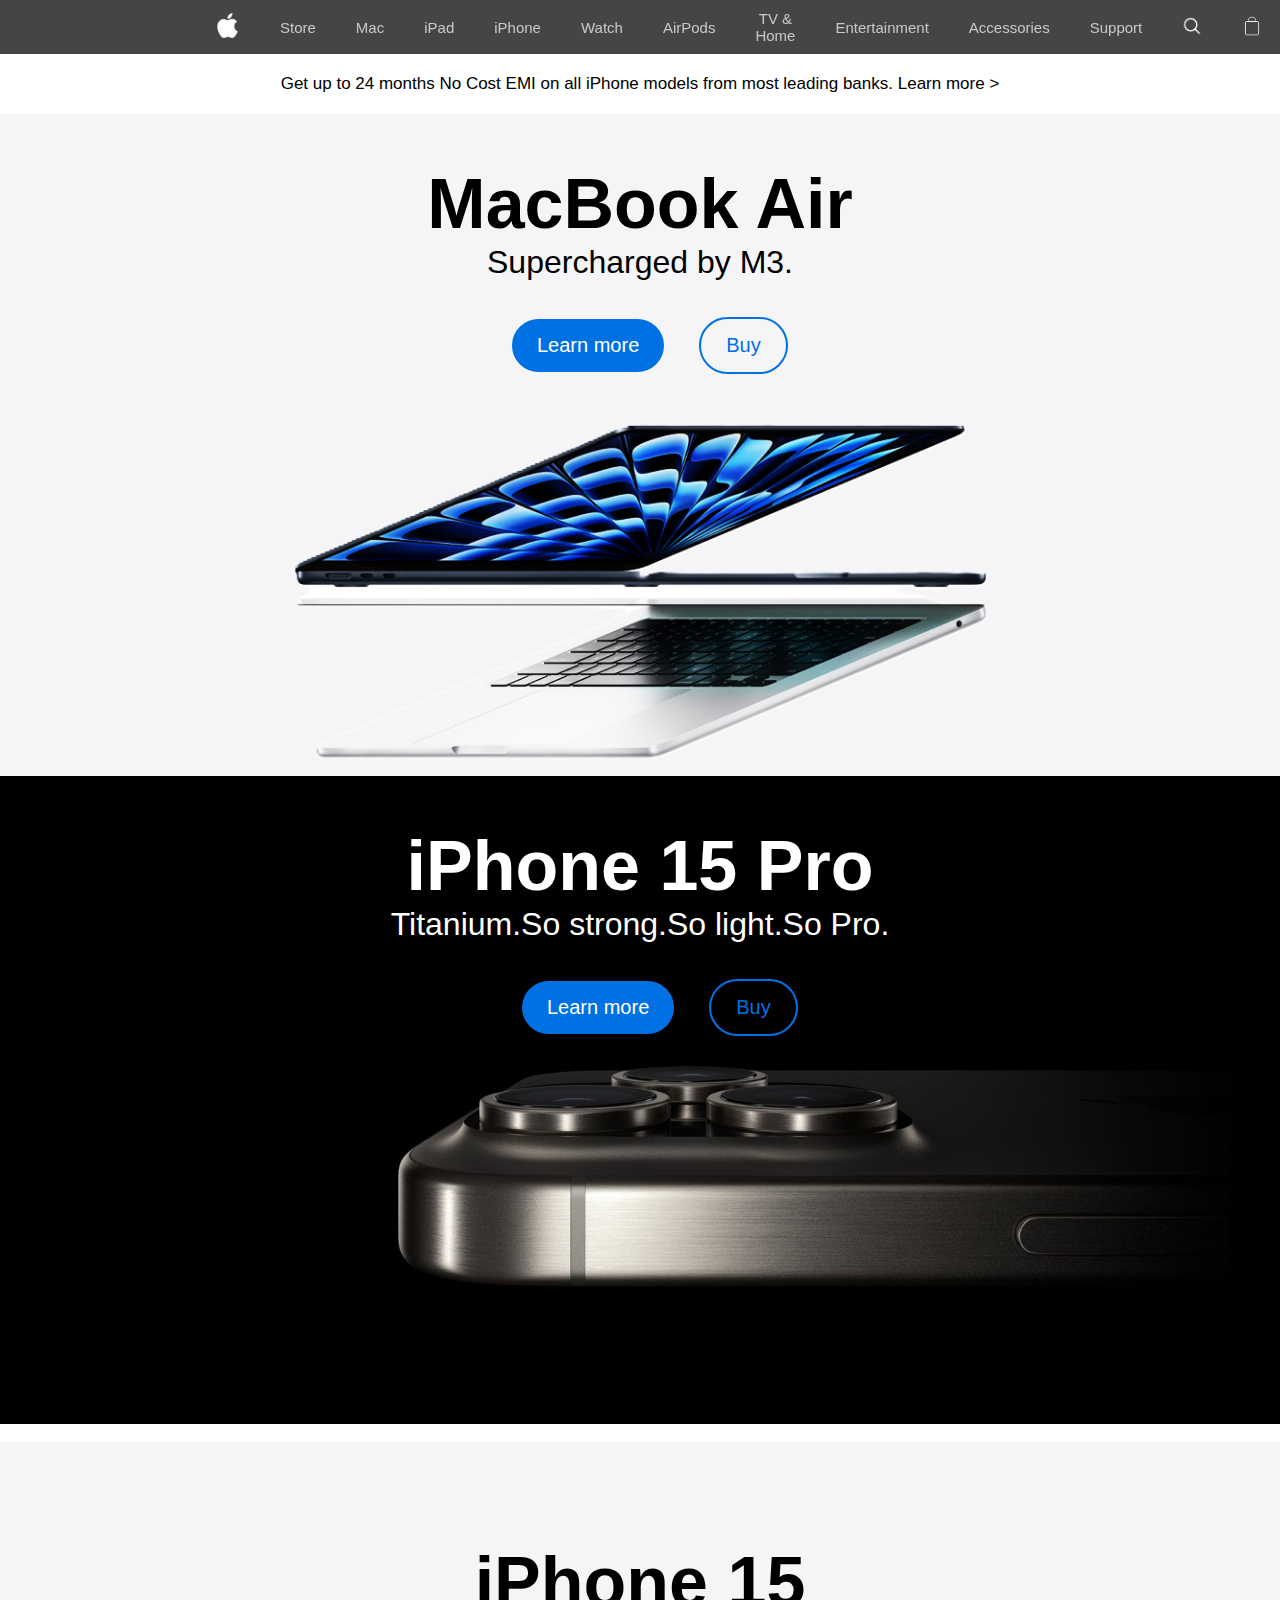
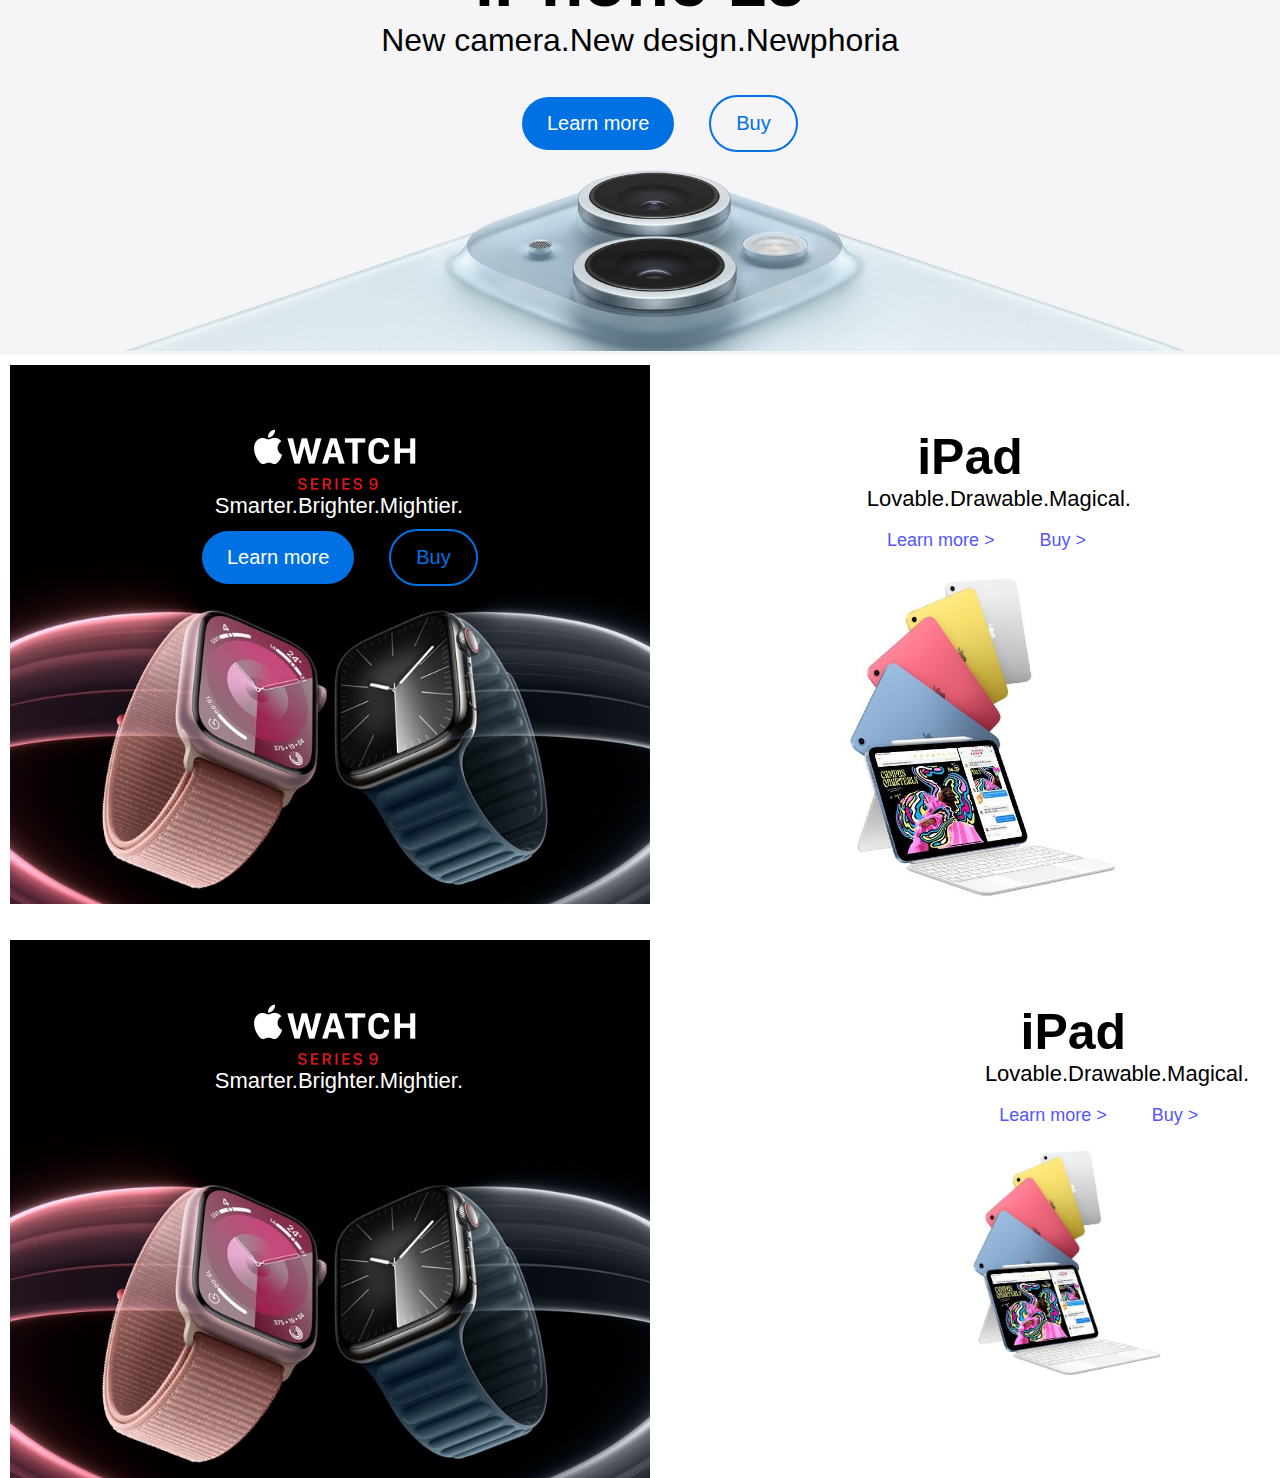
<file: index.html>
<!DOCTYPE html>
<html lang="en">
<head>
    <meta charset="UTF-8">
    <meta name="viewport" content="width=device-width, initial-scale=1.0">
    <title>Apple Clone by Sreyes</title>
    <link rel="stylesheet" href="style.css">
</head>
<body>
   

    <br><br><br>    

    <div class="sub-text">
        Get up to 24 months No Cost EMI on all iPhone models from most leading banks.<a> <span>Learn more</span> ></a>
    </div>
    



    <div class="main-title">
        <h2>MacBook Air</h2>
        <p>Supercharged by M3.</p><br><br>
        <div class="links">
            <a href="" class="button">Learn more</a>
            <a href="" class="button1">Buy</a>
        </div>
        <div>
            <img src="assets/card1.1.png" width="60%" alt="">
        </div>
    </div>



    <div class="second-header">
        <h2>iPhone 15 Pro</h2>
        <p>Titanium.So strong.So light.So Pro.</p><br><br>
        <div class="links">
            <a href="" class="button">Learn more</a>
            <a href="" class="button1">Buy</a>
        </div>
        <div>
            <img src="assets/card2-1.jpg" width="100%" alt="">
        </div>
    </div>

    <br>

    <div class="header">
        <div class="main-title">
            <h2>iPhone 15</h2>
            <p>New camera.New design.Newphoria</p><br><br>
          
            <div class="links">
                <a href="" class="button">Learn more</a>
                <a href="" class="button1">Buy</a>
            </div>
            <div>
                <img src="assets/card4-1.jpg" width="100%" alt="">
            </div>
        </div>

    </div>

    <div class="grid">
        <div class="grid-col">
           
            <div class="grid-row">
                <div class="watch-class">
                    <img src="assets/card3-2.jpg" width="50%">
                    <img src="assets/watcch-logo.png" class="watch-logo" alt="">
                    <p>Smarter.Brighter.Mightier.</p><br><br>
                    <div class="links1">
                        <a href="" class="button2">Learn more</a>
                        <a href="" class="button3">Buy</a>
                    </div>
                </div>
                
                <div class="ipad-class">
                    <h2>iPad</h2>
                    <p>Lovable.Drawable.Magical.</p><br>
                    <a href="" class="learn-more"><span>Learn more</span> ></a><a href=""> &nbsp;&nbsp;&nbsp;&nbsp;&nbsp;&nbsp;&nbsp;&nbsp;<span>Buy</span> ></a>
                    <br><br>
                    <img src="assets/card5-1.jpg" width="70%" >
                </div>

            </div><br><Br>

            <div class="grid-row">
                <div class="watch-class">
                    <img src="assets/card3-2.jpg" width="50%">
                    <img src="assets/watcch-logo.png" class="watch-logo" alt="">
                    <p>Smarter.Brighter.Mightier.</p><br><br>
                    <a href=""><span>Learn more</span> ></a><a href=""> &nbsp;&nbsp;&nbsp;&nbsp;&nbsp;&nbsp;&nbsp;&nbsp;&nbsp;&nbsp;&nbsp;&nbsp;&nbsp;&nbsp;&nbsp;&nbsp;&nbsp;&nbsp;&nbsp;&nbsp;&nbsp;&nbsp;&nbsp;&nbsp;&nbsp;&nbsp;&nbsp;<span>Buy</span> ></a>
                </div>
                
                <div class="ipad-class">
                    <h2>iPad</h2>
                    <p>Lovable.Drawable.Magical.</p><br>
                    <a href="" class="learn-more"><span>Learn more</span> ></a><a href=""> &nbsp;&nbsp;&nbsp;&nbsp;&nbsp;&nbsp;&nbsp;&nbsp;<span>Buy</span> ></a>
                    <br><br>
                    <img src="assets/card5-1.jpg" width="70%" >
                </div>

            </div><br><br>

                



        </div>
    </div>
















    
   

    <div class="navbar">
        <a href="index.html "><img src="assets/logo1.png" width="25"></a>
        <a href="store.html">Store</a>
        <a href="">Mac</a>
        <a href="">iPad</a>
        <a href="">iPhone</a>
        <a href="">Watch</a>
        <a href="">AirPods</a>
        <a href="">TV & Home</a>
        <a href="">Entertainment</a>
        <a href="">Accessories</a>
        <a href="">Support</a>
        <a href=""><img src="assets/search_icon1.png" alt="" width="20"></a>
       <a href=""> <img src="assets/shopping_bag1.png"  alt="" width="20"></a>
    </div>

</body>
</html>
</file>
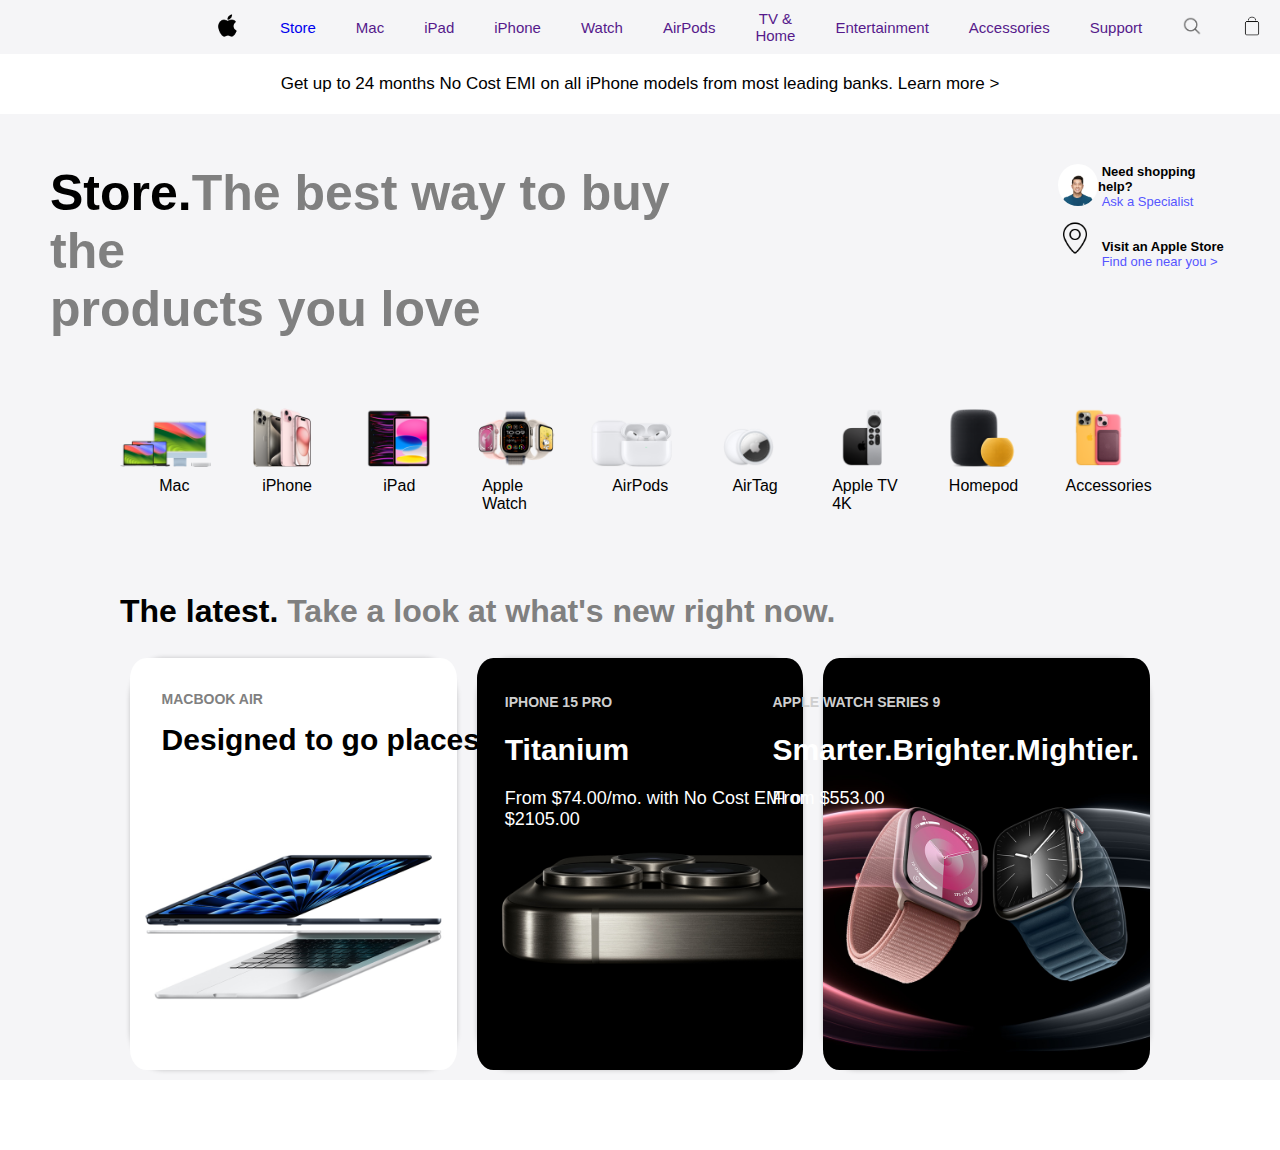
<file: store.html>
<!DOCTYPE html>
<html lang="en">
<head>
    <meta charset="UTF-8">
    <meta name="viewport" content="width=device-width, initial-scale=1.0">
    <title>Apple Clone by Sreyes</title>
    <link rel="stylesheet" href="style.css">
</head>
<body>
    <nav>
        <a href="index.html "><img src="assets/logo.png" width="25"></a>
        <a href="store.html">Store</a>
        <a href="">Mac</a>
        <a href="">iPad</a>
        <a href="">iPhone</a>
        <a href="">Watch</a>
        <a href="">AirPods</a>
        <a href="">TV & Home</a>
        <a href="">Entertainment</a>
        <a href="">Accessories</a>
        <a href="">Support</a>
        <a href=""><img src="assets/search_icon.png" alt="" width="20"></a>
       <a href=""> <img src="assets/shopping_bag.png"  alt="" width="20"></a>
    </nav>

    <div class="sub-text">
        Get up to 24 months No Cost EMI on all iPhone models from most leading banks.<a>    <span>Learn more</span> ></a>
    </div>
    


<div class="header">

    <div class="head">
        <div class="head-title">
            <span>Store.</span>The best way to buy the<br>products you love
        </div>
            <!-- <div class="help">     
                <div class="shop-help">
                    <img src="assets/help.jpg" alt="" width="40" id="help-img"><span>Need shopping help?</span>
                </div>
        <a href="">Ask a Specialist</a><br><br>
                <div class="store-help">
        <img src="assets/location_icon_dark.png" alt="" width="35" ><span>Visit an Apple Store</span>
                </div>
        <a href="">Find one near you ></a> -->

        <div class="shop-help">
            <div class="col">
                <img src="assets/help.jpg" id="help-img" width="40" alt=""><br>
                <img src="assets/location_icon_dark.png" id="help-img" width="34" alt="">
            </div>
            <div class="col-1">
                <div>
                
                    
                         <h4>&nbsp;Need shopping help?</h4>
                    <a href="">&nbsp;<span>Ask a Specialist</span></a>
                </div>
           
                    <br><br>

                <div>
                    <h4>&nbsp;Visit an Apple Store</h4>
                    <a href="">&nbsp;<span>Find one near you</span> ></a>
                </div>
            </div> 

        </div>
        


    </div>  






 





    <div class="header-list">
        
            <div class="items">
                <img src="assets/mac.png" width="85%">
                <p align="center">Mac</p>
            </div>

            <div class="items">
                <img src="assets/iphone.png" width="85%">
                <p>&nbsp;&nbsp;&nbsp;iPhone</p>
            </div>
           
            <div class="items">
                <img src="assets/ipad.png" width="85%">
                <p>&nbsp;&nbsp;&nbsp;&nbsp;iPad</p>
            </div>

            <div class="items">
                <img src="assets/watch.png" width="85%">
                <p>Apple Watch</p>
            </div>

            <div class="items">
                <img src="assets/airpods.png" width="85%">
                <p>&nbsp;&nbsp;&nbsp;AirPods</p>
            </div>

            <div class="items">
                <img src="assets/airtag.png" width="85%">
                <p> &nbsp;&nbsp;&nbsp;  AirTag</p>
            </div>

            <div class="items">
                <img src="assets/tv.png" width="85%">
                <p>Apple TV 4K</p>
            </div>

            <div class="items">
                <img src="assets/homepad.png" width="85%">
                <p>Homepod</p>
            </div>

            <div class="items">
                <img src="assets/accessories.png" width="85%">
                <p>Accessories</p>
            </div>
    </div>


    <div class="cards-section">

        <h1><span>The latest.</span> Take a look at what's new right now.</h1><br>


        <div class="artbox">
    
            <div class="workbox">
                <img src="assets/card1.jpg" alt="" width="100%" height="100%">
                <div class="img-des">MACBOOK AIR<br><br><h3>Designed to go places.</h3></div>
            </div>

     
            <div class="workbox">
                <img src="assets/card2.jpg" alt="" width="100%" height="100%">
                <div class="img-des1"><span>IPHONE 15 PRO</span><br><br><h3>Titanium</h3><br>From $74.00/mo. with No Cost EMI or<br> $2105.00</div>
            </div>

    
            <div class="workbox">
                <img src="assets/card3.jpg" alt="" width="100%" height="100%">
                <div class="img-des2"><span>APPLE WATCH SERIES 9</span><br><br><h3>Smarter.Brighter.Mightier.</h3><br>From $553.00</div>
            </div>
        </div>
    </div>


</div>










</body>
</html>
</file>
<file: style.css>
*{
    margin: 0;
    padding: 0;
    box-sizing: border-box;
    font-family:Arial, Helvetica, sans-serif;
}

body{
    background: #fff;
}


.navbar{
    position: fixed;
    align-items: center;
    width: 100%;
    top:0%;
    display: flex;
    background:rgba(22, 22, 23, .8);
    padding: 10px 215px;
    gap: 40px;  
}


.navbar a{
    text-decoration: none;
    color: rgb(200, 200, 200);
    text-align: center;
    font-size: 15px;
}

nav{
    display: flex;
    align-items: center;
    background:#F5F5F7;
    padding: 10px 215px;
    gap: 40px;    
}


nav a{
    text-decoration: none;
    text-align: center;
    font-size: 15px;
}


.sub-text{
    text-align: center;
    font-size: 17px;
    margin:20px 20px;
}













.main-title{
    text-align: center;
    padding-top: 50px;
    background-color: #F5F5F7;

}

.main-title h2{
    font-weight: 550;
    font-size: 70px;
}

.main-title p{
    font-size: 32px;
}

.links{
    display: flex;
    gap: 35px;
    align-items: center;
    margin-left: 40%;
}


.button{
    color: white;
    background-color: #0071e3;
    text-decoration: none;
    text-align: center;
    font-size: 20px;
    padding: 15px 25px;
    border-radius: 980px;
}

.button1{
    color: #0071e3;
    border: 2px solid;
    border-color: #0071e3;
    text-decoration: none;
    text-align: center;
    font-size: 20px;
    padding: 15px 25px;
    border-radius: 980px;
}

.button1:hover{
    background-color: #0071e3;
    color: white;
}






.second-header{
    text-align: center;
    background-color: black;
    padding: 50px;

}

.second-header h2{
    color: white;
    font-weight: 550;
    font-size: 70px;
}

.second-header p{
    color: white;
    font-size: 32px;
}



.grid{
    padding: 10px;
    padding-top: 10px;
    background-color: white;
}

.grid-col{
    display: flex;
    flex-direction: column;
}

.grid-row{

    display: flex;
    flex-direction: row;
}


.watch-class img{
    position: absolute;
}

.watch-class p{
    position: absolute;
    color: white;
    font-size: 22px;
    margin-left:16% ;
    margin-top:10%;
}





.links1{
    position: absolute;
    display: flex;
    gap: 35px;
    align-items: center;
    margin-left:15% ;
    margin-top:10%;
}


.button2{
    color: white;
    background-color: #0071e3;
    text-decoration: none;
    text-align: center;
    font-size: 20px;
    padding: 15px 25px;
    border-radius: 980px;
}

.button3{
    color: #0071e3;
    border: 2px solid;
    border-color: #0071e3;
    text-decoration: none;
    text-align: center;
    font-size: 20px;
    padding: 15px 25px;
    border-radius: 980px;
}

.button3:hover{
    background-color: #0071e3;
    color: white;
}




.watch-class .watch-logo{
    margin-left: 19%;
    margin-top: 5%;

}

.ipad-class {

    margin-top: 5%;
    margin-left: 60%;
}



.ipad-class h2{
    color: black;
    font-weight: 550;
    font-size: 50px;
    margin-left: 30%;
}

.ipad-class p{
    color: black;
    font-size: 22px;
    margin-left: 20%;

}

.ipad-class a{
    text-decoration: none;
    font-size: 18px;
    color: rgb(85, 85, 255);
}

.ipad-class  .learn-more{
    margin-left: 24%;
}

.ipad-class a span:hover{
    text-decoration: underline;
    cursor: pointer;
}



































.header{
    

    background: #F5F5F7;
    padding: 50px;
    padding-bottom: 0px;
    
}


.head{
    display: flex;
    gap: 300px;
}

.head-title{
    font-weight:550;
    font-size: 50px;
    color: grey;
}

.head-title span{
    color: black;
}







.shop-help{
    display: flex;

    margin-left: 15px;
    font-size: 13px;

} 
 


#help-img{
    border-radius: 50%;
    
}

.shop-help a{
    text-decoration: none;
    color: rgb(85, 85, 255);
}

.shop-help a span:hover{
    text-decoration: underline;
    cursor: pointer;
}

.shop-help h1{
    font-weight: 700;
    font-size: 14px;
    color: black;
}



.col{
    display: flex;
    flex-direction: column;
    
}




.header-list{
    display: flex;
    margin: 70px 70px;
    gap: 10px;
}

.header-list .items{
    display: flex;
    flex-direction: column;
}

.header-list .items p{
    padding: 10px 10px;
    margin-left: 2%;
}




.cards-section{
    margin-top: 7%;
    margin: 70px 70px;
}


.cards-section h1{
    color: grey;
}

.cards-section span{
    color: black;
}


.artbox{position: relative;display: flex;flex-direction: row;justify-content: space-between;}
  .workbox{width:50%;margin:10px;border-radius: 10%;box-shadow: 0 0 5px #00000034;}

  .workbox img{border-radius: 5%;}

  .workbox span{
    color: rgb(207, 207, 207);
    font-weight: 550;
    font-size: 14px;
  }

  .img-des {
    position:absolute;
    top: 10%;
    left: 4%;
    font-weight: 550;
    font-size: 14px;
    color: grey;
  }

 

.img-des h3{
    font-size: 30px;
    color: black;
}


.img-des1 {
    position: absolute;
    top: 10%;
    left: 37%;
    font-size: 18px;
    color: white;
  }



.img-des1 h3{
    font-size: 30px;
    color: white;
}

.img-des2 {
    position: absolute;
    top: 10%;
    right:2%;
    font-size: 18px;
    color: white;
  }

  


.img-des2 h3{
    font-size: 30px;
    color: white;
}
</file>
